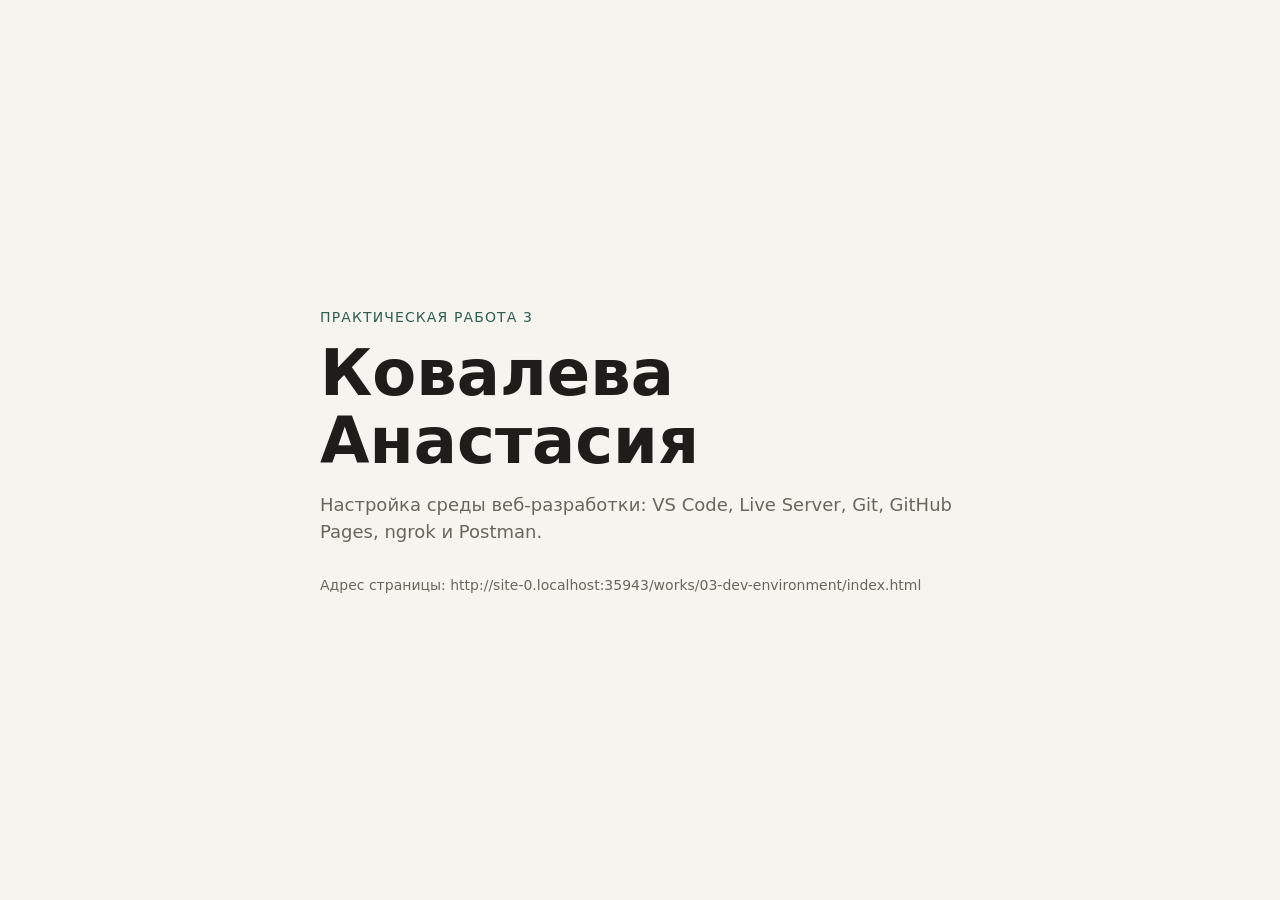
<file: works/03-dev-environment/index.html>
<!DOCTYPE html>
<html lang="ru">
<head>
  <meta charset="UTF-8">
  <meta name="viewport" content="width=device-width, initial-scale=1.0">
  <title>Ковалева Анастасия — практическая работа 3</title>
  <style>
    :root {
      --bg: #f6f4ef;
      --text: #1f1d1a;
      --muted: #6b665d;
      --accent: #2f5d50;
    }
    * { box-sizing: border-box; }
    body {
      margin: 0;
      min-height: 100vh;
      display: grid;
      place-items: center;
      padding: 24px 16px;
      background: var(--bg);
      color: var(--text);
      font-family: "Segoe UI", system-ui, -apple-system, sans-serif;
    }
    main { max-width: 640px; width: 100%; }
    .label {
      margin: 0 0 12px;
      color: var(--accent);
      font-size: 14px;
      letter-spacing: .08em;
      text-transform: uppercase;
    }
    h1 {
      margin: 0 0 16px;
      font-size: clamp(36px, 8vw, 64px);
      line-height: 1.05;
    }
    p { margin: 0 0 8px; color: var(--muted); font-size: 18px; line-height: 1.5; }
    footer { margin-top: 32px; font-size: 14px; color: var(--muted); }
  </style>
</head>
<body>
  <main>
    <p class="label">Практическая работа 3</p>
    <h1>Ковалева Анастасия</h1>
    <p>Настройка среды веб-разработки: VS Code, Live Server, Git, GitHub Pages, ngrok и Postman.</p>
    <footer id="info"></footer>
  </main>
  <script>
    // Show where the page is served from: Live Server, ngrok or GitHub Pages
    document.getElementById('info').textContent =
      'Адрес страницы: ' + location.href;
  </script>
</body>
</html>
</file>
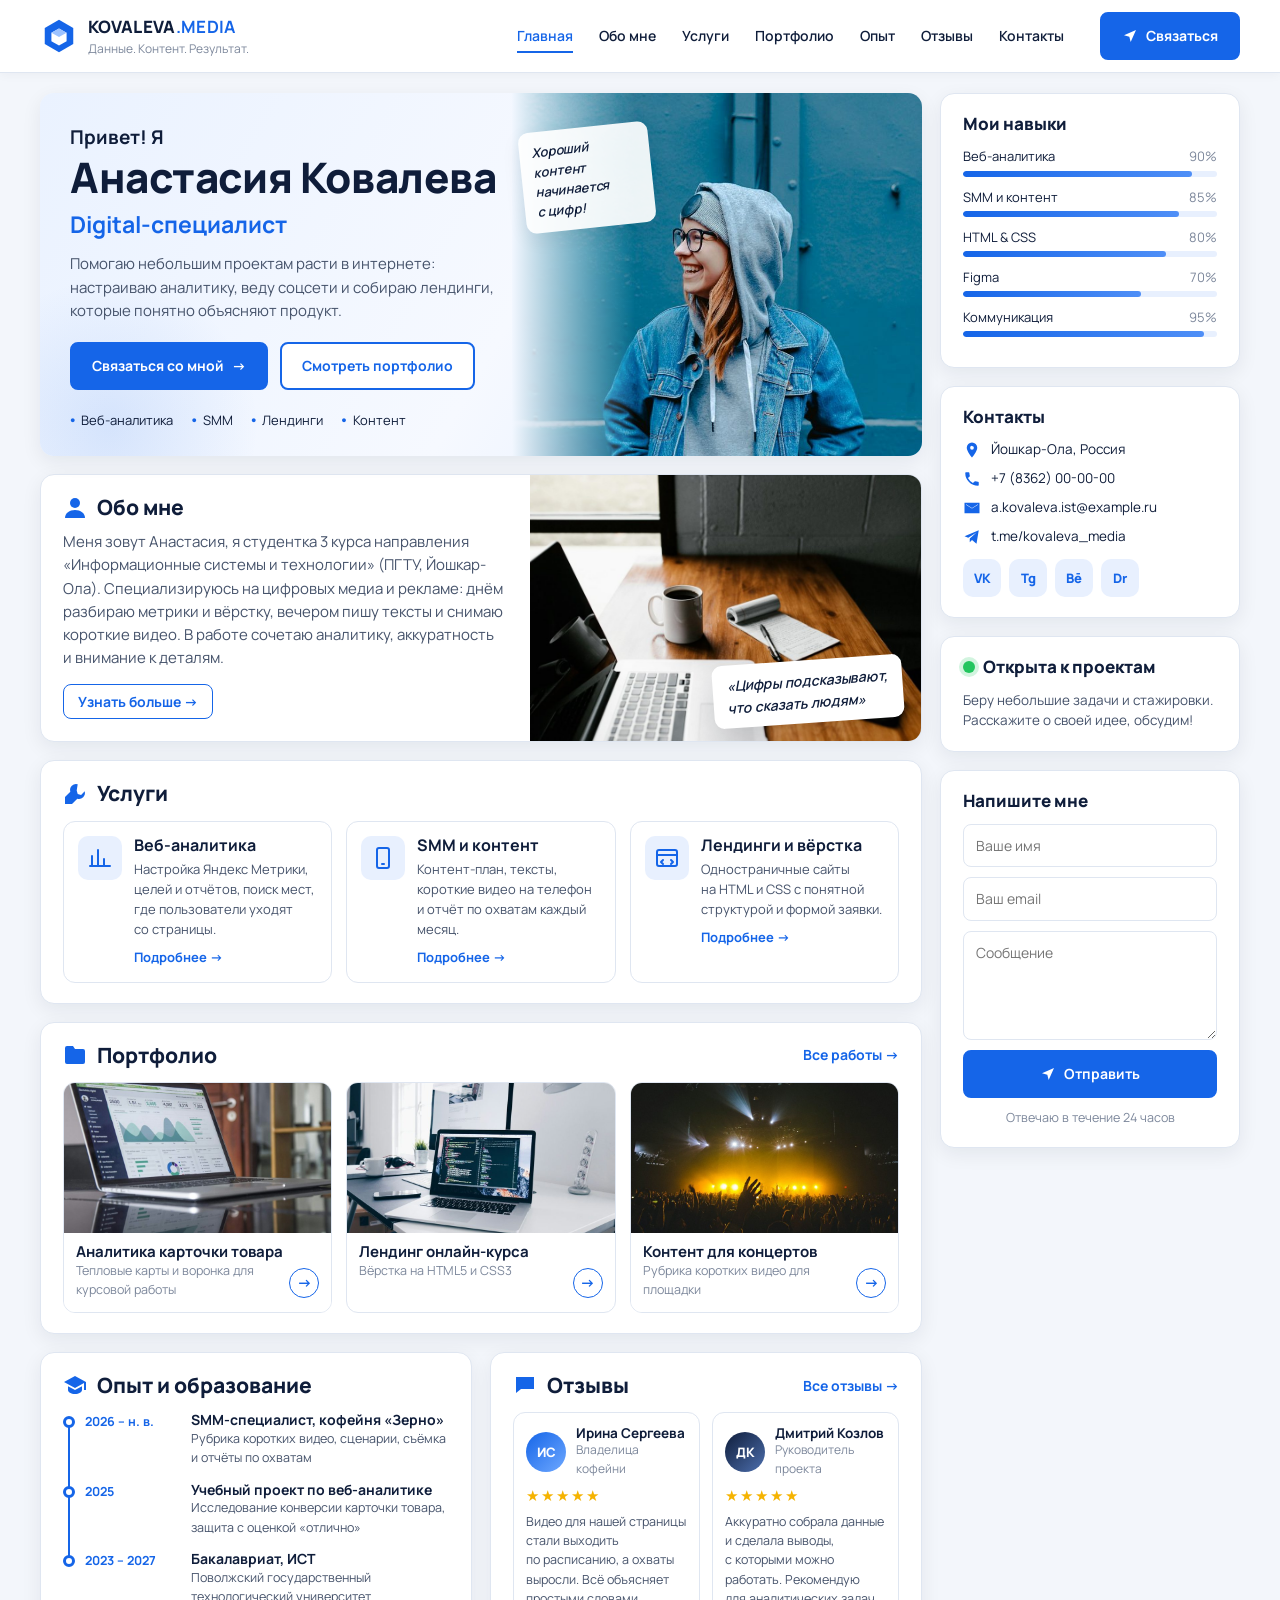
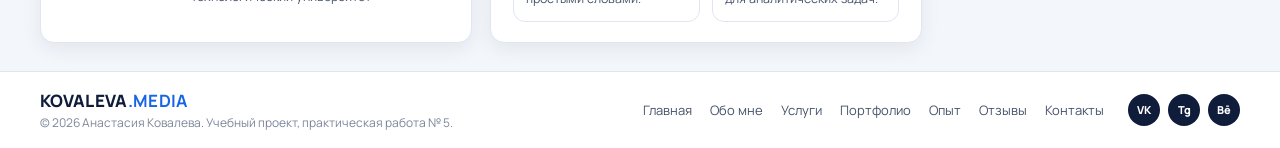
<file: works/05-html5-structure/index.html>
<!DOCTYPE html>
<html lang="ru">
<head>
  <meta charset="UTF-8">
  <meta name="viewport" content="width=device-width, initial-scale=1">
  <title>Анастасия Ковалева — digital-специалист | Портфолио</title>
  <meta name="description" content="Персональная страница специалиста: услуги, портфолио, опыт и форма обратной связи.">
  <link rel="preconnect" href="https://fonts.googleapis.com">
  <link rel="preconnect" href="https://fonts.gstatic.com" crossorigin>
  <link href="https://fonts.googleapis.com/css2?family=Manrope:wght@400;500;600;700;800&display=swap" rel="stylesheet">
  <link rel="stylesheet" href="css/style.css">
</head>
<body>

  <!-- Page header: logo, main navigation, call to action -->
  <header class="site-header">
    <div class="container site-header__inner">
      <a class="logo" href="#top" aria-label="На главную">
        <svg class="logo__mark" viewBox="0 0 40 40" aria-hidden="true">
          <path d="M20 3 35 11.5v17L20 37 5 28.5v-17Z" fill="#1565e8"/>
          <path d="M20 12 28 16.5v9L20 30l-8-4.5v-9Z" fill="#fff"/>
          <path d="M20 12 28 16.5 20 21l-8-4.5Z" fill="#9cc2ff"/>
        </svg>
        <span class="logo__text">
          <span class="logo__name">KOVALEVA<b>.MEDIA</b></span>
          <span class="logo__slogan">Данные. Контент. Результат.</span>
        </span>
      </a>

      <nav class="main-nav" aria-label="Основное меню">
        <ul>
          <li><a href="#top" aria-current="page">Главная</a></li>
          <li><a href="#about">Обо мне</a></li>
          <li><a href="#services">Услуги</a></li>
          <li><a href="#portfolio">Портфолио</a></li>
          <li><a href="#experience">Опыт</a></li>
          <li><a href="#reviews">Отзывы</a></li>
          <li><a href="#contacts">Контакты</a></li>
        </ul>
      </nav>

      <a class="btn btn--primary" href="#feedback">
        <svg class="icon" viewBox="0 0 24 24" aria-hidden="true"><path d="m3 11 18-8-8 18-2-8z"/></svg>
        Связаться
      </a>
    </div>
  </header>

  <div class="container layout" id="top">

    <main class="content">

      <!-- Hero: short profile of the specialist -->
      <section class="hero" aria-labelledby="hero-title">
        <div class="hero__text">
          <p class="hero__hello">Привет! Я</p>
          <h1 id="hero-title">Анастасия Ковалева</h1>
          <p class="hero__role">Digital-специалист</p>
          <p class="hero__lead">Помогаю небольшим проектам расти в&nbsp;интернете: настраиваю аналитику, веду соцсети и&nbsp;собираю лендинги, которые понятно объясняют продукт.</p>
          <p class="hero__actions">
            <a class="btn btn--primary" href="#feedback">Связаться со мной <span aria-hidden="true">→</span></a>
            <a class="btn btn--outline" href="#portfolio">Смотреть портфолио</a>
          </p>
          <ul class="tags" aria-label="Направления работы">
            <li>Веб-аналитика</li>
            <li>SMM</li>
            <li>Лендинги</li>
            <li>Контент</li>
          </ul>
        </div>
        <figure class="hero__photo">
          <img src="images/portrait.jpg" alt="Анастасия Ковалева, портрет на фоне синей стены" width="700" height="1050">
          <figcaption class="hero__note">Хороший контент начинается с&nbsp;цифр!</figcaption>
        </figure>
      </section>

      <!-- About -->
      <section class="card about" id="about" aria-labelledby="about-title">
        <div class="about__text">
          <h2 class="section-title section-title--user" id="about-title">Обо мне</h2>
          <p>Меня зовут Анастасия, я студентка 3&nbsp;курса направления «Информационные системы и&nbsp;технологии» (ПГТУ, Йошкар-Ола). Специализируюсь на&nbsp;цифровых медиа и&nbsp;рекламе: днём разбираю метрики и&nbsp;вёрстку, вечером пишу тексты и&nbsp;снимаю короткие видео. В&nbsp;работе сочетаю аналитику, аккуратность и&nbsp;внимание к&nbsp;деталям.</p>
          <a class="link-btn" href="#experience">Узнать больше <span aria-hidden="true">→</span></a>
        </div>
        <figure class="about__photo">
          <img src="images/workplace.jpg" alt="Рабочее место: ноутбук, чашка кофе и блокнот" width="900" height="600">
          <figcaption>«Цифры подсказывают, что&nbsp;сказать людям»</figcaption>
        </figure>
      </section>

      <!-- Services -->
      <section class="card services" id="services" aria-labelledby="services-title">
        <h2 class="section-title section-title--tools" id="services-title">Услуги</h2>
        <div class="services__grid">
          <article class="service">
            <span class="service__icon" aria-hidden="true">
              <svg viewBox="0 0 24 24"><path d="M4 20V10M10 20V4M16 20v-7M22 20H2"/></svg>
            </span>
            <h3>Веб-аналитика</h3>
            <p>Настройка Яндекс Метрики, целей и&nbsp;отчётов, поиск мест, где пользователи уходят со&nbsp;страницы.</p>
            <a href="#portfolio">Подробнее <span aria-hidden="true">→</span></a>
          </article>
          <article class="service">
            <span class="service__icon" aria-hidden="true">
              <svg viewBox="0 0 24 24"><rect x="6" y="2" width="12" height="20" rx="2"/><path d="M11 18h2"/></svg>
            </span>
            <h3>SMM и&nbsp;контент</h3>
            <p>Контент-план, тексты, короткие видео на&nbsp;телефон и&nbsp;отчёт по&nbsp;охватам каждый месяц.</p>
            <a href="#portfolio">Подробнее <span aria-hidden="true">→</span></a>
          </article>
          <article class="service">
            <span class="service__icon" aria-hidden="true">
              <svg viewBox="0 0 24 24"><rect x="2" y="4" width="20" height="16" rx="2"/><path d="M2 9h20M8 14l-2 2 2 2M16 14l2 2-2 2"/></svg>
            </span>
            <h3>Лендинги и&nbsp;вёрстка</h3>
            <p>Одностраничные сайты на&nbsp;HTML и&nbsp;CSS с&nbsp;понятной структурой и&nbsp;формой заявки.</p>
            <a href="#portfolio">Подробнее <span aria-hidden="true">→</span></a>
          </article>
        </div>
      </section>

      <!-- Portfolio -->
      <section class="card portfolio" id="portfolio" aria-labelledby="portfolio-title">
        <div class="section-head">
          <h2 class="section-title section-title--folder" id="portfolio-title">Портфолио</h2>
          <a class="more-link" href="#portfolio">Все работы <span aria-hidden="true">→</span></a>
        </div>
        <div class="portfolio__grid">
          <article class="project">
            <figure>
              <img src="images/project-analytics.jpg" alt="Ноутбук с дашбордом веб-аналитики" width="800" height="570">
              <figcaption>
                <h3>Аналитика карточки товара</h3>
                <p>Тепловые карты и воронка для курсовой работы</p>
              </figcaption>
            </figure>
            <a class="project__go" href="#portfolio" aria-label="Открыть проект «Аналитика карточки товара»">→</a>
          </article>
          <article class="project">
            <figure>
              <img src="images/project-landing.jpg" alt="Ноутбук с открытым кодом лендинга" width="800" height="533">
              <figcaption>
                <h3>Лендинг онлайн-курса</h3>
                <p>Вёрстка на HTML5 и CSS3</p>
              </figcaption>
            </figure>
            <a class="project__go" href="#portfolio" aria-label="Открыть проект «Лендинг онлайн-курса»">→</a>
          </article>
          <article class="project">
            <figure>
              <img src="images/project-smm.jpg" alt="Зал на концерте в жёлтом свете прожекторов" width="800" height="533">
              <figcaption>
                <h3>Контент для концертов</h3>
                <p>Рубрика коротких видео для площадки</p>
              </figcaption>
            </figure>
            <a class="project__go" href="#portfolio" aria-label="Открыть проект «Контент для концертов»">→</a>
          </article>
        </div>
      </section>

      <div class="duo">
        <!-- Experience and education -->
        <section class="card experience" id="experience" aria-labelledby="experience-title">
          <h2 class="section-title section-title--cap" id="experience-title">Опыт и образование</h2>
          <ol class="timeline">
            <li>
              <p class="timeline__date"><time datetime="2026-02">2026</time> – н.&nbsp;в.</p>
              <div>
                <h3>SMM-специалист, кофейня «Зерно»</h3>
                <p>Рубрика коротких видео, сценарии, съёмка и&nbsp;отчёты по&nbsp;охватам</p>
              </div>
            </li>
            <li>
              <p class="timeline__date"><time datetime="2025">2025</time></p>
              <div>
                <h3>Учебный проект по веб-аналитике</h3>
                <p>Исследование конверсии карточки товара, защита с&nbsp;оценкой «отлично»</p>
              </div>
            </li>
            <li>
              <p class="timeline__date"><time datetime="2023">2023</time> – <time datetime="2027">2027</time></p>
              <div>
                <h3>Бакалавриат, ИСТ</h3>
                <p>Поволжский государственный технологический университет</p>
              </div>
            </li>
          </ol>
        </section>

        <!-- Reviews -->
        <section class="card reviews" id="reviews" aria-labelledby="reviews-title">
          <div class="section-head">
            <h2 class="section-title section-title--chat" id="reviews-title">Отзывы</h2>
            <a class="more-link" href="#reviews">Все отзывы <span aria-hidden="true">→</span></a>
          </div>
          <div class="reviews__grid">
            <article class="review">
              <header class="review__head">
                <span class="avatar" aria-hidden="true">ИС</span>
                <div>
                  <h3>Ирина Сергеева</h3>
                  <p>Владелица кофейни</p>
                </div>
              </header>
              <p class="stars"><span aria-hidden="true">★★★★★</span><span class="visually-hidden">Оценка 5 из 5</span></p>
              <blockquote>
                <p>Видео для нашей страницы стали выходить по&nbsp;расписанию, а&nbsp;охваты выросли. Всё объясняет простыми словами.</p>
              </blockquote>
            </article>
            <article class="review">
              <header class="review__head">
                <span class="avatar avatar--alt" aria-hidden="true">ДК</span>
                <div>
                  <h3>Дмитрий Козлов</h3>
                  <p>Руководитель проекта</p>
                </div>
              </header>
              <p class="stars"><span aria-hidden="true">★★★★★</span><span class="visually-hidden">Оценка 5 из 5</span></p>
              <blockquote>
                <p>Аккуратно собрала данные и&nbsp;сделала выводы, с&nbsp;которыми можно работать. Рекомендую для&nbsp;аналитических задач.</p>
              </blockquote>
            </article>
          </div>
        </section>
      </div>
    </main>

    <!-- Sidebar: skills, contacts, availability, feedback form -->
    <aside class="sidebar" aria-label="Дополнительная информация">

      <section class="card skills" aria-labelledby="skills-title">
        <h2 class="side-title" id="skills-title">Мои навыки</h2>
        <ul class="skills__list">
          <li><span class="skills__name">Веб-аналитика</span><span class="skills__value">90%</span><span class="bar"><span style="width: 90%"></span></span></li>
          <li><span class="skills__name">SMM и контент</span><span class="skills__value">85%</span><span class="bar"><span style="width: 85%"></span></span></li>
          <li><span class="skills__name">HTML &amp; CSS</span><span class="skills__value">80%</span><span class="bar"><span style="width: 80%"></span></span></li>
          <li><span class="skills__name">Figma</span><span class="skills__value">70%</span><span class="bar"><span style="width: 70%"></span></span></li>
          <li><span class="skills__name">Коммуникация</span><span class="skills__value">95%</span><span class="bar"><span style="width: 95%"></span></span></li>
        </ul>
      </section>

      <section class="card contacts" id="contacts" aria-labelledby="contacts-title">
        <h2 class="side-title side-title--phone" id="contacts-title">Контакты</h2>
        <address>
          <ul class="contacts__list">
            <li class="contacts__item contacts__item--geo">Йошкар-Ола, Россия</li>
            <li class="contacts__item contacts__item--phone"><a href="tel:+78362000000">+7 (8362) 00-00-00</a></li>
            <li class="contacts__item contacts__item--mail"><a href="mailto:a.kovaleva.ist@example.ru">a.kovaleva.ist@example.ru</a></li>
            <li class="contacts__item contacts__item--tg"><a href="https://t.me/" target="_blank" rel="noopener">t.me/kovaleva_media</a></li>
          </ul>
        </address>
        <ul class="socials" aria-label="Социальные сети">
          <li><a href="https://vk.com/" target="_blank" rel="noopener" aria-label="ВКонтакте">VK</a></li>
          <li><a href="https://t.me/" target="_blank" rel="noopener" aria-label="Telegram">Tg</a></li>
          <li><a href="https://www.behance.net/" target="_blank" rel="noopener" aria-label="Behance">Bē</a></li>
          <li><a href="https://dribbble.com/" target="_blank" rel="noopener" aria-label="Dribbble">Dr</a></li>
        </ul>
      </section>

      <section class="card status" aria-labelledby="status-title">
        <h2 class="side-title side-title--status" id="status-title">Открыта к проектам</h2>
        <p>Беру небольшие задачи и&nbsp;стажировки. Расскажите о&nbsp;своей идее, обсудим!</p>
      </section>

      <section class="card feedback" id="feedback" aria-labelledby="feedback-title">
        <h2 class="side-title" id="feedback-title">Напишите мне</h2>
        <form class="form" action="mailto:a.kovaleva.ist@example.ru" method="post" enctype="text/plain">
          <label class="visually-hidden" for="f-name">Ваше имя</label>
          <input id="f-name" name="name" type="text" placeholder="Ваше имя" required>
          <label class="visually-hidden" for="f-email">Ваш email</label>
          <input id="f-email" name="email" type="email" placeholder="Ваш email" required>
          <label class="visually-hidden" for="f-message">Сообщение</label>
          <textarea id="f-message" name="message" rows="4" placeholder="Сообщение" required></textarea>
          <button class="btn btn--primary btn--wide" type="submit">
            <svg class="icon" viewBox="0 0 24 24" aria-hidden="true"><path d="m3 11 18-8-8 18-2-8z"/></svg>
            Отправить
          </button>
        </form>
        <p class="form__note">Отвечаю в течение 24 часов</p>
      </section>
    </aside>
  </div>

  <footer class="site-footer">
    <div class="container site-footer__inner">
      <div class="site-footer__brand">
        <span class="logo__name">KOVALEVA<b>.MEDIA</b></span>
        <small>© <time datetime="2026">2026</time> Анастасия Ковалева. Учебный проект, практическая работа № 5.</small>
      </div>
      <nav class="footer-nav" aria-label="Меню в подвале">
        <ul>
          <li><a href="#top">Главная</a></li>
          <li><a href="#about">Обо мне</a></li>
          <li><a href="#services">Услуги</a></li>
          <li><a href="#portfolio">Портфолио</a></li>
          <li><a href="#experience">Опыт</a></li>
          <li><a href="#reviews">Отзывы</a></li>
          <li><a href="#contacts">Контакты</a></li>
        </ul>
      </nav>
      <ul class="socials socials--small" aria-label="Социальные сети">
        <li><a href="https://vk.com/" target="_blank" rel="noopener" aria-label="ВКонтакте">VK</a></li>
        <li><a href="https://t.me/" target="_blank" rel="noopener" aria-label="Telegram">Tg</a></li>
        <li><a href="https://www.behance.net/" target="_blank" rel="noopener" aria-label="Behance">Bē</a></li>
      </ul>
    </div>
  </footer>

</body>
</html>
</file>
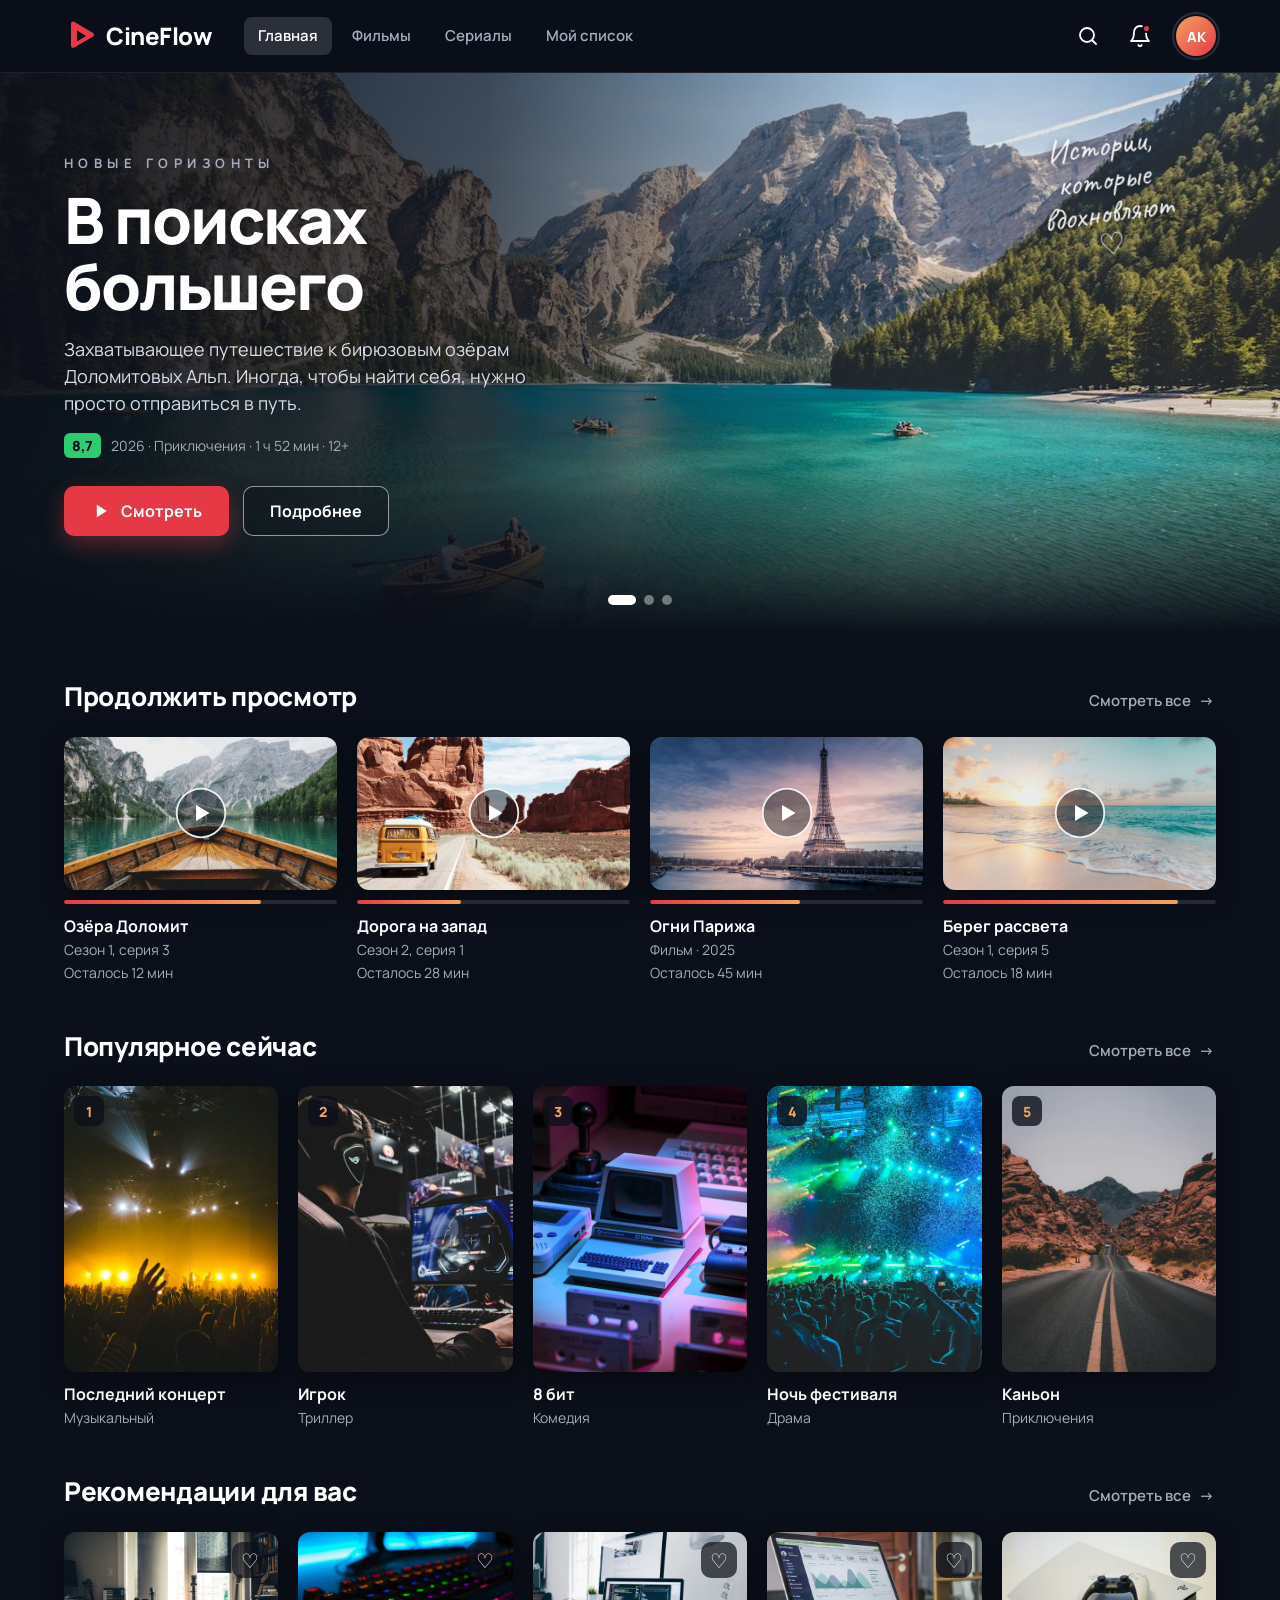
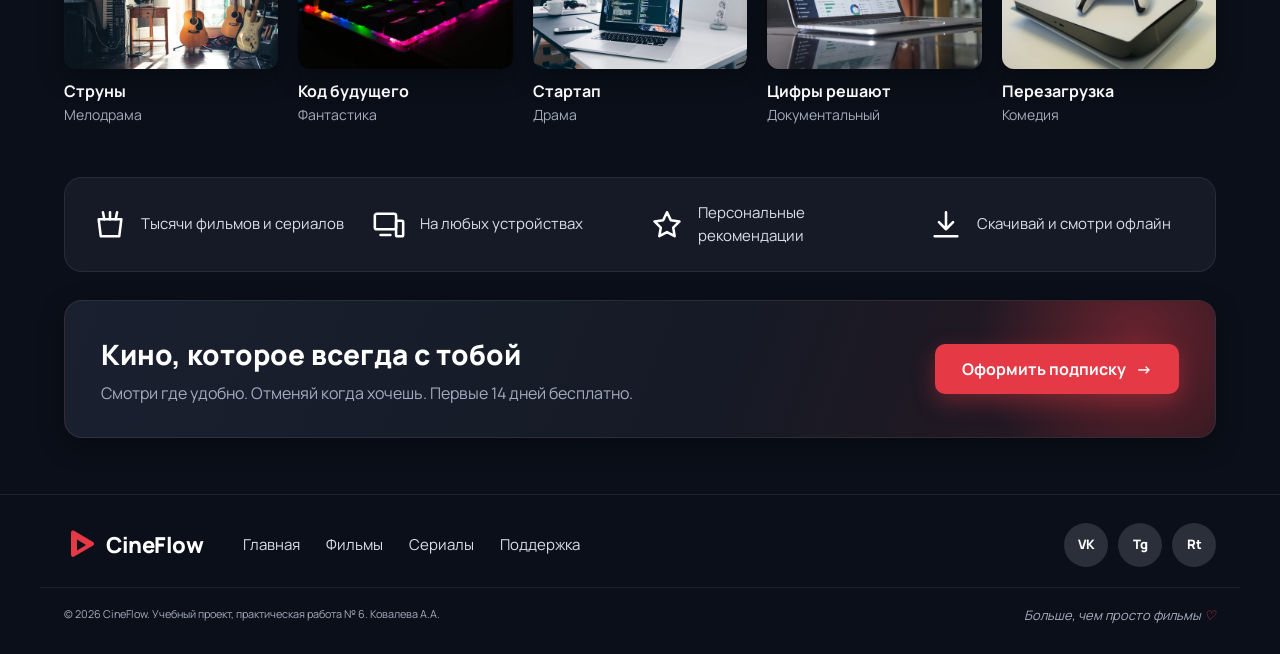
<file: works/06-css3/index.html>
<!DOCTYPE html>
<html lang="ru">
<head>
  <meta charset="UTF-8">
  <meta name="viewport" content="width=device-width, initial-scale=1">
  <title>CineFlow — фильмы и сериалы онлайн</title>
  <meta name="description" content="Учебная страница стримингового сервиса: главный баннер, продолжение просмотра, популярное и рекомендации.">
  <link rel="preconnect" href="https://fonts.googleapis.com">
  <link rel="preconnect" href="https://fonts.gstatic.com" crossorigin>
  <link href="https://fonts.googleapis.com/css2?family=Caveat:wght@500;700&family=Manrope:wght@400;500;600;700;800&display=swap" rel="stylesheet">
  <link rel="stylesheet" href="css/style.css">
</head>
<body>

  <!-- Header: logo, main menu, search, notifications, profile -->
  <header class="site-header">
    <div class="container site-header__inner">
      <a class="logo" href="#top" aria-label="CineFlow, на главную">
        <svg class="logo__mark" viewBox="0 0 32 32" aria-hidden="true">
          <path d="M7 3.5c0-1.6 1.7-2.6 3.1-1.8l19 11.2c1.3.8 1.3 2.7 0 3.5l-19 11.2C8.7 28.4 7 27.4 7 25.8z"/>
          <path class="logo__cut" d="M13 10.5v11l9-5.5z"/>
        </svg>
        <span class="logo__text">CineFlow</span>
      </a>

      <nav class="main-nav" aria-label="Основное меню">
        <ul>
          <li><a href="#top" aria-current="page">Главная</a></li>
          <li><a href="#popular">Фильмы</a></li>
          <li><a href="#recommended">Сериалы</a></li>
          <li><a href="#continue">Мой список</a></li>
        </ul>
      </nav>

      <div class="header-actions">
        <button class="icon-btn" type="button" aria-label="Поиск">
          <svg viewBox="0 0 24 24" aria-hidden="true"><circle cx="11" cy="11" r="7"/><path d="m20 20-3.5-3.5"/></svg>
        </button>
        <button class="icon-btn icon-btn--notify" type="button" aria-label="Уведомления: есть новые">
          <svg viewBox="0 0 24 24" aria-hidden="true"><path d="M6 8a6 6 0 0 1 12 0c0 7 3 9 3 9H3s3-2 3-9"/><path d="M10.3 21a1.9 1.9 0 0 0 3.4 0"/></svg>
        </button>
        <a class="avatar" href="#top" aria-label="Профиль Анастасии">АК</a>
      </div>
    </div>
  </header>

  <main id="top">

    <!-- Hero banner -->
    <section class="hero" aria-labelledby="hero-title">
      <div class="container hero__inner">
        <div class="hero__content">
          <p class="hero__eyebrow">Новые горизонты</p>
          <h1 class="hero__title" id="hero-title">В поисках большего</h1>
          <p class="hero__text">Захватывающее путешествие к бирюзовым озёрам Доломитовых Альп. Иногда, чтобы найти себя, нужно просто отправиться в путь.</p>
          <p class="hero__meta"><span class="rating">8,7</span> 2026 · Приключения · 1 ч 52 мин · 12+</p>
          <div class="hero__actions">
            <a class="btn btn--primary" href="#continue">
              <svg viewBox="0 0 24 24" aria-hidden="true"><path d="M7 4.5v15l12-7.5z"/></svg>
              Смотреть
            </a>
            <a class="btn btn--ghost" href="#popular">Подробнее</a>
          </div>
        </div>
        <p class="hero__note">Истории, которые вдохновляют</p>
        <ol class="hero__dots" aria-label="Слайды баннера">
          <li class="is-active"><span class="visually-hidden">Слайд 1, текущий</span></li>
          <li><span class="visually-hidden">Слайд 2</span></li>
          <li><span class="visually-hidden">Слайд 3</span></li>
        </ol>
      </div>
    </section>

    <div class="container">

      <!-- Continue watching: progress of each title -->
      <section class="rail" id="continue" aria-labelledby="continue-title">
        <div class="rail__head">
          <h2 id="continue-title">Продолжить просмотр</h2>
          <a class="see-all" href="#continue">Смотреть все</a>
        </div>
        <ul class="rail__grid rail__grid--4">
          <li>
            <article class="card card--wide">
              <a class="card__link" href="#continue" aria-label="Продолжить «Озёра Доломит», осталось 12 минут">
                <figure class="card__image">
                  <img src="images/cw-dolomites.jpg" alt="Деревянная лодка на горном озере среди скал" width="640" height="360">
                  <span class="card__play" aria-hidden="true"></span>
                </figure>
                <div class="progress" style="--progress: 72%" role="img" aria-label="Просмотрено 72%"></div>
                <h3 class="card__title">Озёра Доломит</h3>
                <p class="card__meta">Сезон 1, серия 3</p>
                <p class="card__meta">Осталось 12 мин</p>
              </a>
            </article>
          </li>
          <li>
            <article class="card card--wide">
              <a class="card__link" href="#continue" aria-label="Продолжить «Дорога на запад», осталось 28 минут">
                <figure class="card__image">
                  <img src="images/cw-road.jpg" alt="Жёлтый фургон едет по дороге среди красных скал" width="640" height="360">
                  <span class="card__play" aria-hidden="true"></span>
                </figure>
                <div class="progress" style="--progress: 38%" role="img" aria-label="Просмотрено 38%"></div>
                <h3 class="card__title">Дорога на запад</h3>
                <p class="card__meta">Сезон 2, серия 1</p>
                <p class="card__meta">Осталось 28 мин</p>
              </a>
            </article>
          </li>
          <li>
            <article class="card card--wide">
              <a class="card__link" href="#continue" aria-label="Продолжить «Огни Парижа», осталось 45 минут">
                <figure class="card__image">
                  <img src="images/cw-paris.jpg" alt="Эйфелева башня на закате над Сеной" width="640" height="360">
                  <span class="card__play" aria-hidden="true"></span>
                </figure>
                <div class="progress" style="--progress: 55%" role="img" aria-label="Просмотрено 55%"></div>
                <h3 class="card__title">Огни Парижа</h3>
                <p class="card__meta">Фильм · 2025</p>
                <p class="card__meta">Осталось 45 мин</p>
              </a>
            </article>
          </li>
          <li>
            <article class="card card--wide">
              <a class="card__link" href="#continue" aria-label="Продолжить «Берег рассвета», осталось 18 минут">
                <figure class="card__image">
                  <img src="images/cw-shore.jpg" alt="Морской берег и волны на рассвете" width="640" height="360">
                  <span class="card__play" aria-hidden="true"></span>
                </figure>
                <div class="progress" style="--progress: 86%" role="img" aria-label="Просмотрено 86%"></div>
                <h3 class="card__title">Берег рассвета</h3>
                <p class="card__meta">Сезон 1, серия 5</p>
                <p class="card__meta">Осталось 18 мин</p>
              </a>
            </article>
          </li>
        </ul>
      </section>

      <!-- Popular now: posters -->
      <section class="rail" id="popular" aria-labelledby="popular-title">
        <div class="rail__head">
          <h2 id="popular-title">Популярное сейчас</h2>
          <a class="see-all" href="#popular">Смотреть все</a>
        </div>
        <ol class="rail__grid rail__grid--5">
          <li>
            <article class="card card--poster" data-rank="1">
              <a class="card__link" href="#popular">
                <figure class="card__image">
                  <img src="images/pop-concert.jpg" alt="Зрители у сцены в лучах прожекторов" width="480" height="640">
                </figure>
                <h3 class="card__title">Последний концерт</h3>
                <p class="card__meta">Музыкальный</p>
              </a>
            </article>
          </li>
          <li>
            <article class="card card--poster" data-rank="2">
              <a class="card__link" href="#popular">
                <figure class="card__image">
                  <img src="images/pop-player.jpg" alt="Игрок перед мониторами в тёмной комнате" width="480" height="640">
                </figure>
                <h3 class="card__title">Игрок</h3>
                <p class="card__meta">Триллер</p>
              </a>
            </article>
          </li>
          <li>
            <article class="card card--poster" data-rank="3">
              <a class="card__link" href="#popular">
                <figure class="card__image">
                  <img src="images/pop-8bit.jpg" alt="Ретро-компьютеры и игровые приставки в неоновом свете" width="480" height="640">
                </figure>
                <h3 class="card__title">8 бит</h3>
                <p class="card__meta">Комедия</p>
              </a>
            </article>
          </li>
          <li>
            <article class="card card--poster" data-rank="4">
              <a class="card__link" href="#popular">
                <figure class="card__image">
                  <img src="images/pop-festival.jpg" alt="Толпа на фестивале под разноцветными огнями" width="480" height="640">
                </figure>
                <h3 class="card__title">Ночь фестиваля</h3>
                <p class="card__meta">Драма</p>
              </a>
            </article>
          </li>
          <li>
            <article class="card card--poster" data-rank="5">
              <a class="card__link" href="#popular">
                <figure class="card__image">
                  <img src="images/pop-canyon.jpg" alt="Пустая дорога уходит в каньон между скал" width="480" height="640">
                </figure>
                <h3 class="card__title">Каньон</h3>
                <p class="card__meta">Приключения</p>
              </a>
            </article>
          </li>
        </ol>
      </section>

      <!-- Recommendations with "add to favourites" buttons -->
      <section class="rail" id="recommended" aria-labelledby="recommended-title">
        <div class="rail__head">
          <h2 id="recommended-title">Рекомендации для вас</h2>
          <a class="see-all" href="#recommended">Смотреть все</a>
        </div>
        <ul class="rail__grid rail__grid--5">
          <li>
            <article class="card card--rec">
              <figure class="card__image">
                <img src="images/rec-strings.jpg" alt="Гитары у окна в домашней студии" width="560" height="360">
              </figure>
              <button class="fav" type="button" aria-label="Добавить «Струны» в избранное"></button>
              <h3 class="card__title"><a href="#recommended">Струны</a></h3>
              <p class="card__meta">Мелодрама</p>
            </article>
          </li>
          <li>
            <article class="card card--rec">
              <figure class="card__image">
                <img src="images/rec-code.jpg" alt="Клавиатура с разноцветной подсветкой" width="560" height="360">
              </figure>
              <button class="fav" type="button" aria-label="Добавить «Код будущего» в избранное"></button>
              <h3 class="card__title"><a href="#recommended">Код будущего</a></h3>
              <p class="card__meta">Фантастика</p>
            </article>
          </li>
          <li>
            <article class="card card--rec">
              <figure class="card__image">
                <img src="images/rec-startup.jpg" alt="Ноутбук с кодом на рабочем столе" width="560" height="360">
              </figure>
              <button class="fav" type="button" aria-label="Добавить «Стартап» в избранное"></button>
              <h3 class="card__title"><a href="#recommended">Стартап</a></h3>
              <p class="card__meta">Драма</p>
            </article>
          </li>
          <li>
            <article class="card card--rec">
              <figure class="card__image">
                <img src="images/rec-numbers.jpg" alt="Ноутбук с графиками аналитики" width="560" height="360">
              </figure>
              <button class="fav" type="button" aria-label="Добавить «Цифры решают» в избранное"></button>
              <h3 class="card__title"><a href="#recommended">Цифры решают</a></h3>
              <p class="card__meta">Документальный</p>
            </article>
          </li>
          <li>
            <article class="card card--rec">
              <figure class="card__image">
                <img src="images/rec-reboot.jpg" alt="Белая игровая приставка с геймпадом" width="560" height="360">
              </figure>
              <button class="fav" type="button" aria-label="Добавить «Перезагрузка» в избранное"></button>
              <h3 class="card__title"><a href="#recommended">Перезагрузка</a></h3>
              <p class="card__meta">Комедия</p>
            </article>
          </li>
        </ul>
      </section>

      <!-- Service features -->
      <section class="features" aria-label="Преимущества сервиса">
        <ul>
          <li class="feature">
            <svg viewBox="0 0 24 24" aria-hidden="true"><path d="M4 8h16l-1.5 12h-13z"/><path d="M8 8 7 3M16 8l1-5M12 8V3"/></svg>
            <span>Тысячи фильмов и&nbsp;сериалов</span>
          </li>
          <li class="feature">
            <svg viewBox="0 0 24 24" aria-hidden="true"><rect x="2" y="4" width="15" height="11" rx="1.5"/><path d="M6 19h7"/><rect x="17" y="9" width="5" height="11" rx="1"/></svg>
            <span>На любых устройствах</span>
          </li>
          <li class="feature">
            <svg viewBox="0 0 24 24" aria-hidden="true"><path d="m12 3 2.7 5.6 6.1.9-4.4 4.3 1 6.1L12 17l-5.4 2.9 1-6.1L3.2 9.5l6.1-.9z"/></svg>
            <span>Персональные рекомендации</span>
          </li>
          <li class="feature">
            <svg viewBox="0 0 24 24" aria-hidden="true"><path d="M12 3v12M7 10l5 5 5-5M4 20h16"/></svg>
            <span>Скачивай и&nbsp;смотри офлайн</span>
          </li>
        </ul>
      </section>

      <!-- Subscription call to action -->
      <section class="cta" aria-labelledby="cta-title">
        <div>
          <h2 id="cta-title">Кино, которое всегда с тобой</h2>
          <p>Смотри где удобно. Отменяй когда хочешь. Первые 14 дней бесплатно.</p>
        </div>
        <a class="btn btn--primary btn--arrow" href="#top">Оформить подписку</a>
      </section>
    </div>
  </main>

  <footer class="site-footer">
    <div class="container site-footer__top">
      <a class="logo logo--small" href="#top" aria-label="CineFlow, наверх">
        <svg class="logo__mark" viewBox="0 0 32 32" aria-hidden="true">
          <path d="M7 3.5c0-1.6 1.7-2.6 3.1-1.8l19 11.2c1.3.8 1.3 2.7 0 3.5l-19 11.2C8.7 28.4 7 27.4 7 25.8z"/>
          <path class="logo__cut" d="M13 10.5v11l9-5.5z"/>
        </svg>
        <span class="logo__text">CineFlow</span>
      </a>
      <nav class="footer-nav" aria-label="Меню в подвале">
        <ul>
          <li><a href="#top">Главная</a></li>
          <li><a href="#popular">Фильмы</a></li>
          <li><a href="#recommended">Сериалы</a></li>
          <li><a href="#top">Поддержка</a></li>
        </ul>
      </nav>
      <ul class="socials" aria-label="CineFlow в соцсетях">
        <li><a href="https://vk.com/" target="_blank" rel="noopener" aria-label="ВКонтакте">VK</a></li>
        <li><a href="https://t.me/" target="_blank" rel="noopener" aria-label="Telegram">Tg</a></li>
        <li><a href="https://rutube.ru/" target="_blank" rel="noopener" aria-label="Rutube">Rt</a></li>
      </ul>
    </div>
    <div class="container site-footer__bottom">
      <small>© <time datetime="2026">2026</time> CineFlow. Учебный проект, практическая работа № 6. Ковалева А.А.</small>
      <p class="site-footer__motto">Больше, чем просто фильмы</p>
    </div>
  </footer>

</body>
</html>
</file>
<file: works/05-html5-structure/css/style.css>
/* Practical work 5, variant 10: personal page of a specialist */

/* ---------- variables and base ---------- */
:root {
  --blue: #1565e8;
  --blue-dark: #0d47b8;
  --blue-soft: #e8f0fe;
  --ink: #0f1d3a;
  --text: #46536b;
  --muted: #7c879b;
  --line: #dfe6f1;
  --bg: #f3f6fb;
  --card: #ffffff;
  --radius: 14px;
  --shadow: 0 6px 20px rgba(15, 23, 42, .07);
  --shadow-hover: 0 14px 32px rgba(15, 23, 42, .14);
}

*,
*::before,
*::after {
  box-sizing: border-box;
}

html {
  scroll-behavior: smooth;
}

body {
  margin: 0;
  font-family: "Manrope", "Segoe UI", Arial, sans-serif;
  font-size: 15px;
  line-height: 1.55;
  color: var(--text);
  background: var(--bg);
}

h1, h2, h3 {
  margin: 0;
  color: var(--ink);
  line-height: 1.2;
}

p {
  margin: 0;
}

img {
  display: block;
  max-width: 100%;
  height: auto;
}

ul, ol {
  margin: 0;
  padding: 0;
  list-style: none;
}

a {
  color: var(--blue);
  text-decoration: none;
}

a:focus-visible,
button:focus-visible {
  outline: 3px solid #9cc2ff;
  outline-offset: 2px;
  border-radius: 6px;
}

figure {
  margin: 0;
}

.container {
  width: 100%;
  max-width: 1240px;
  margin: 0 auto;
  padding: 0 20px;
}

.visually-hidden {
  position: absolute;
  width: 1px;
  height: 1px;
  overflow: hidden;
  clip: rect(0 0 0 0);
  white-space: nowrap;
}

.icon {
  width: 16px;
  height: 16px;
  fill: currentColor;
}

/* ---------- buttons ---------- */
.btn {
  display: inline-flex;
  align-items: center;
  justify-content: center;
  gap: 8px;
  padding: 11px 20px;
  border: 2px solid var(--blue);
  border-radius: 8px;
  font: inherit;
  font-weight: 700;
  font-size: 14px;
  cursor: pointer;
  transition: background-color .25s ease, color .25s ease, transform .25s ease, box-shadow .25s ease;
}

.btn--primary {
  background: var(--blue);
  color: #fff;
}

.btn--primary:hover,
.btn--primary:focus-visible {
  background: var(--blue-dark);
  border-color: var(--blue-dark);
  transform: translateY(-2px);
  box-shadow: 0 8px 18px rgba(21, 101, 232, .35);
}

.btn--outline {
  background: #fff;
  color: var(--blue);
}

.btn--outline:hover,
.btn--outline:focus-visible {
  background: var(--blue-soft);
  transform: translateY(-2px);
}

.btn--wide {
  width: 100%;
}

/* ---------- header ---------- */
.site-header {
  position: sticky;
  top: 0;
  z-index: 10;
  background: rgba(255, 255, 255, .96);
  border-bottom: 1px solid var(--line);
  box-shadow: 0 2px 10px rgba(15, 23, 42, .04);
}

.site-header__inner {
  display: flex;
  align-items: center;
  gap: 24px;
  height: 72px;
}

.logo {
  display: flex;
  align-items: center;
  gap: 10px;
}

.logo__mark {
  width: 38px;
  height: 38px;
  transition: transform .4s ease;
}

.logo:hover .logo__mark {
  transform: rotate(60deg);
}

.logo__text {
  display: flex;
  flex-direction: column;
}

.logo__name {
  font-weight: 800;
  font-size: 17px;
  letter-spacing: .02em;
  color: var(--ink);
}

.logo__name b {
  color: var(--blue);
}

.logo__slogan {
  font-size: 12px;
  color: var(--muted);
}

.main-nav {
  margin-left: auto;
}

.main-nav ul {
  display: flex;
  gap: 26px;
}

.main-nav a {
  position: relative;
  padding: 6px 0;
  font-size: 14px;
  font-weight: 600;
  color: var(--ink);
  white-space: nowrap;
  transition: color .2s ease;
}

/* underline that grows on hover and stays under the current item */
.main-nav a::after {
  content: "";
  position: absolute;
  left: 0;
  bottom: -2px;
  width: 100%;
  height: 2px;
  background: var(--blue);
  transform: scaleX(0);
  transform-origin: left;
  transition: transform .25s ease;
}

.main-nav a:hover,
.main-nav a[aria-current="page"] {
  color: var(--blue);
}

.main-nav a:hover::after,
.main-nav a[aria-current="page"]::after {
  transform: scaleX(1);
}

.site-header .btn {
  margin-left: 12px;
}

/* ---------- layout ---------- */
.layout {
  display: grid;
  grid-template-columns: minmax(0, 1fr) 300px;
  gap: 18px;
  padding-top: 20px;
  padding-bottom: 28px;
}

.content,
.sidebar {
  display: flex;
  flex-direction: column;
  gap: 18px;
  min-width: 0;
}

.card {
  background: var(--card);
  border: 1px solid var(--line);
  border-radius: var(--radius);
  box-shadow: var(--shadow);
  padding: 20px 22px;
}

.section-head {
  display: flex;
  align-items: center;
  justify-content: space-between;
  margin-bottom: 14px;
}

.section-title {
  display: flex;
  align-items: center;
  gap: 10px;
  font-size: 21px;
  font-weight: 800;
}

.services .section-title,
.experience .section-title {
  margin-bottom: 14px;
}

/* icon in front of each section title, drawn with a CSS mask */
.section-title::before {
  content: "";
  width: 24px;
  height: 24px;
  flex: none;
  background: var(--blue);
  -webkit-mask: var(--ico) center / contain no-repeat;
  mask: var(--ico) center / contain no-repeat;
}

.section-title--user   { --ico: url("data:image/svg+xml,%3Csvg xmlns='http://www.w3.org/2000/svg' viewBox='0 0 24 24'%3E%3Ccircle cx='12' cy='7' r='5'/%3E%3Cpath d='M2 22c0-5 4.5-8 10-8s10 3 10 8z'/%3E%3C/svg%3E"); }
.section-title--tools  { --ico: url("data:image/svg+xml,%3Csvg xmlns='http://www.w3.org/2000/svg' viewBox='0 0 24 24'%3E%3Cpath d='M14.7 2.3a6 6 0 0 0-7.4 7.4L2 15v7h7l5.3-5.3a6 6 0 0 0 7.4-7.4l-3.6 3.6-3.4-1-1-3.4z'/%3E%3C/svg%3E"); }
.section-title--folder { --ico: url("data:image/svg+xml,%3Csvg xmlns='http://www.w3.org/2000/svg' viewBox='0 0 24 24'%3E%3Cpath d='M2 5a2 2 0 0 1 2-2h6l2 3h8a2 2 0 0 1 2 2v11a2 2 0 0 1-2 2H4a2 2 0 0 1-2-2z'/%3E%3C/svg%3E"); }
.section-title--cap    { --ico: url("data:image/svg+xml,%3Csvg xmlns='http://www.w3.org/2000/svg' viewBox='0 0 24 24'%3E%3Cpath d='M12 3 1 9l11 6 9-4.9V17h2V9zM5 13.2V17c0 2 3 4 7 4s7-2 7-4v-3.8L12 17z'/%3E%3C/svg%3E"); }
.section-title--chat   { --ico: url("data:image/svg+xml,%3Csvg xmlns='http://www.w3.org/2000/svg' viewBox='0 0 24 24'%3E%3Cpath d='M3 4h18v12H8l-5 4z'/%3E%3C/svg%3E"); }

.more-link,
.link-btn {
  font-size: 14px;
  font-weight: 700;
  transition: color .2s ease;
}

.more-link:hover {
  color: var(--blue-dark);
  text-decoration: underline;
}

.link-btn {
  display: inline-block;
  margin-top: 14px;
  padding: 6px 14px;
  border: 1.5px solid var(--blue);
  border-radius: 8px;
}

.link-btn:hover,
.link-btn:focus-visible {
  background: var(--blue);
  color: #fff;
}

/* ---------- hero ---------- */
.hero {
  position: relative;
  display: grid;
  grid-template-columns: 1.15fr 1fr;
  min-height: 340px;
  border-radius: var(--radius);
  overflow: hidden;
  background: linear-gradient(120deg, #eaf2ff 0%, #f6f9ff 55%, #dce9ff 100%);
  box-shadow: var(--shadow);
}

/* soft decorative circle behind the text */
.hero::before {
  content: "";
  position: absolute;
  left: -80px;
  bottom: -120px;
  width: 300px;
  height: 300px;
  border-radius: 50%;
  background: radial-gradient(circle, rgba(21, 101, 232, .12), transparent 70%);
}

.hero__text {
  position: relative;
  padding: 30px 10px 26px 30px;
}

.hero__hello {
  font-size: 19px;
  font-weight: 700;
  color: var(--ink);
}

.hero h1 {
  font-size: 42px;
  font-weight: 800;
  letter-spacing: -.01em;
}

.hero__role {
  margin-top: 4px;
  font-size: 23px;
  font-weight: 700;
  color: var(--blue);
}

.hero__lead {
  max-width: 440px;
  margin-top: 10px;
}

.hero__actions {
  display: flex;
  flex-wrap: wrap;
  gap: 12px;
  margin-top: 20px;
}

.tags {
  display: flex;
  flex-wrap: wrap;
  gap: 8px 18px;
  margin-top: 20px;
  font-size: 13px;
  color: var(--ink);
}

.tags li::before {
  content: "●";
  margin-right: 6px;
  font-size: 9px;
  vertical-align: 2px;
  color: var(--blue);
}

.hero__photo {
  position: relative;
}

/* the photo fills the column but does not stretch the hero height */
.hero__photo img {
  position: absolute;
  inset: 0;
  width: 100%;
  height: 100%;
  object-fit: cover;
  object-position: 50% 30%;
}

/* gradient overlay that blends the photo into the background */
.hero__photo::after {
  content: "";
  position: absolute;
  inset: 0;
  background: linear-gradient(to right, #f2f7ff 0%, rgba(242, 247, 255, 0) 30%);
}

.hero__note {
  position: absolute;
  z-index: 1;
  left: 10px;
  top: 34px;
  max-width: 130px;
  padding: 10px 12px;
  border-radius: 10px;
  background: rgba(255, 255, 255, .92);
  box-shadow: var(--shadow);
  font-size: 13px;
  font-style: italic;
  font-weight: 600;
  color: var(--ink);
  transform: rotate(-6deg);
}

/* ---------- about ---------- */
.about {
  display: grid;
  grid-template-columns: 1.2fr 1fr;
  gap: 20px;
  padding: 0;
  overflow: hidden;
}

.about__text {
  padding: 20px 0 22px 22px;
}

.about__text .section-title {
  margin-bottom: 10px;
}

.about__photo {
  position: relative;
}

.about__photo img {
  width: 100%;
  height: 100%;
  object-fit: cover;
}

.about__photo figcaption {
  position: absolute;
  right: 18px;
  bottom: 18px;
  max-width: 190px;
  padding: 10px 14px;
  border-radius: 10px;
  background: #fff;
  box-shadow: var(--shadow-hover);
  font-style: italic;
  font-weight: 600;
  font-size: 14px;
  color: var(--ink);
  transform: rotate(-4deg);
}

/* ---------- services ---------- */
.services__grid {
  display: grid;
  grid-template-columns: repeat(3, 1fr);
  gap: 14px;
}

.service {
  display: grid;
  grid-template-columns: 44px 1fr;
  column-gap: 12px;
  align-content: start;
  padding: 14px;
  border: 1px solid var(--line);
  border-radius: 12px;
  transition: transform .3s ease, box-shadow .3s ease, border-color .3s ease;
}

.service:hover {
  transform: translateY(-3px);
  border-color: #b9cff7;
  box-shadow: var(--shadow-hover);
}

.service__icon {
  grid-row: span 3;
  display: grid;
  place-items: center;
  width: 44px;
  height: 44px;
  border-radius: 10px;
  background: var(--blue-soft);
}

.service__icon svg {
  width: 24px;
  height: 24px;
  fill: none;
  stroke: var(--blue);
  stroke-width: 2;
  stroke-linecap: round;
  stroke-linejoin: round;
}

.service h3 {
  font-size: 16px;
}

.service p {
  margin: 4px 0 8px;
  font-size: 13px;
}

.service a {
  font-size: 13px;
  font-weight: 700;
}

.service a:hover {
  text-decoration: underline;
}

/* ---------- portfolio ---------- */
.portfolio__grid {
  display: grid;
  grid-template-columns: repeat(3, 1fr);
  gap: 14px;
}

.project {
  position: relative;
  border: 1px solid var(--line);
  border-radius: 12px;
  overflow: hidden;
  transition: transform .3s ease, box-shadow .3s ease;
}

.project:hover {
  transform: translateY(-4px);
  box-shadow: var(--shadow-hover);
}

.project img {
  width: 100%;
  aspect-ratio: 16 / 9;
  object-fit: cover;
  transition: transform .5s ease;
}

.project:hover img {
  transform: scale(1.06);
}

.project figcaption {
  position: relative;
  padding: 10px 48px 12px 12px;
  background: #fff;
}

.project h3 {
  font-size: 15px;
}

.project p {
  font-size: 12.5px;
  color: var(--muted);
}

.project__go {
  position: absolute;
  right: 12px;
  bottom: 14px;
  display: grid;
  place-items: center;
  width: 30px;
  height: 30px;
  border: 1.5px solid var(--blue);
  border-radius: 50%;
  font-weight: 700;
  transition: background-color .2s ease, color .2s ease;
}

.project__go:hover,
.project__go:focus-visible {
  background: var(--blue);
  color: #fff;
}

/* ---------- experience and reviews ---------- */
.duo {
  display: grid;
  grid-template-columns: 1fr 1fr;
  gap: 18px;
}

.timeline li {
  position: relative;
  display: grid;
  grid-template-columns: 96px 1fr;
  gap: 10px;
  padding: 0 0 14px 22px;
}

/* vertical line and dots of the timeline */
.timeline li::before {
  content: "";
  position: absolute;
  left: 5px;
  top: 8px;
  bottom: -8px;
  width: 2px;
  background: var(--blue);
}

.timeline li:last-child::before {
  display: none;
}

.timeline li::after {
  content: "";
  position: absolute;
  left: 0;
  top: 4px;
  width: 12px;
  height: 12px;
  border-radius: 50%;
  background: #fff;
  border: 3px solid var(--blue);
}

.timeline__date {
  font-weight: 700;
  font-size: 14px;
  color: var(--blue);
}

.timeline h3 {
  font-size: 14px;
}

.timeline p {
  font-size: 12.5px;
}

.reviews__grid {
  display: grid;
  grid-template-columns: 1fr 1fr;
  gap: 12px;
}

.review {
  padding: 12px;
  border: 1px solid var(--line);
  border-radius: 12px;
  transition: box-shadow .3s ease;
}

.review:hover {
  box-shadow: var(--shadow-hover);
}

.review__head {
  display: flex;
  align-items: center;
  gap: 10px;
}

.review__head h3 {
  font-size: 13.5px;
}

.review__head p {
  font-size: 12px;
  color: var(--muted);
}

.avatar {
  display: grid;
  place-items: center;
  width: 40px;
  height: 40px;
  flex: none;
  border-radius: 50%;
  background: linear-gradient(135deg, #1565e8, #6ea8ff);
  color: #fff;
  font-weight: 800;
  font-size: 13px;
}

.avatar--alt {
  background: linear-gradient(135deg, #0f1d3a, #4d6fae);
}

.stars {
  margin: 6px 0 4px;
  color: #f5b301;
  letter-spacing: 2px;
}

.review blockquote {
  margin: 0;
  font-size: 12.5px;
}

/* ---------- sidebar ---------- */
.side-title {
  display: flex;
  align-items: center;
  gap: 8px;
  margin-bottom: 12px;
  font-size: 17px;
  font-weight: 800;
}

.skills__list li {
  display: grid;
  grid-template-columns: 1fr auto;
  row-gap: 4px;
  margin-bottom: 10px;
  font-size: 13px;
  color: var(--ink);
}

.skills__value {
  color: var(--muted);
}

.bar {
  grid-column: 1 / -1;
  height: 6px;
  border-radius: 3px;
  background: var(--blue-soft);
  overflow: hidden;
}

.bar span {
  display: block;
  height: 100%;
  border-radius: 3px;
  background: linear-gradient(90deg, #1565e8, #4f8ff7);
}

.contacts address {
  font-style: normal;
}

.contacts__item {
  display: flex;
  align-items: center;
  gap: 10px;
  margin-bottom: 8px;
  font-size: 13.5px;
  color: var(--ink);
}

.contacts__item a {
  color: var(--ink);
  transition: color .2s ease;
}

.contacts__item a:hover {
  color: var(--blue);
}

/* contact icons */
.contacts__item::before {
  content: "";
  width: 18px;
  height: 18px;
  flex: none;
  background: var(--blue);
  -webkit-mask: var(--ico) center / contain no-repeat;
  mask: var(--ico) center / contain no-repeat;
}

.contacts__item--geo   { --ico: url("data:image/svg+xml,%3Csvg xmlns='http://www.w3.org/2000/svg' viewBox='0 0 24 24'%3E%3Cpath d='M12 2a7 7 0 0 0-7 7c0 5 7 13 7 13s7-8 7-13a7 7 0 0 0-7-7m0 9.5A2.5 2.5 0 1 1 12 6.5a2.5 2.5 0 0 1 0 5'/%3E%3C/svg%3E"); }
.contacts__item--phone { --ico: url("data:image/svg+xml,%3Csvg xmlns='http://www.w3.org/2000/svg' viewBox='0 0 24 24'%3E%3Cpath d='M6.6 10.8a15 15 0 0 0 6.6 6.6l2.2-2.2a1 1 0 0 1 1-.25 11.4 11.4 0 0 0 3.6.6 1 1 0 0 1 1 1V20a1 1 0 0 1-1 1A17 17 0 0 1 3 4a1 1 0 0 1 1-1h3.5a1 1 0 0 1 1 1 11.4 11.4 0 0 0 .6 3.6 1 1 0 0 1-.25 1z'/%3E%3C/svg%3E"); }
.contacts__item--mail  { --ico: url("data:image/svg+xml,%3Csvg xmlns='http://www.w3.org/2000/svg' viewBox='0 0 24 24'%3E%3Cpath d='M2 5h20v14H2zm2 2v.5l8 5 8-5V7l-8 5z'/%3E%3C/svg%3E"); }
.contacts__item--tg    { --ico: url("data:image/svg+xml,%3Csvg xmlns='http://www.w3.org/2000/svg' viewBox='0 0 24 24'%3E%3Cpath d='m2 11 19-8-3 18-6-5-3 3v-5l9-8-11 7z'/%3E%3C/svg%3E"); }

.socials {
  display: flex;
  gap: 8px;
  margin-top: 12px;
}

.socials a {
  display: grid;
  place-items: center;
  width: 38px;
  height: 38px;
  border-radius: 10px;
  background: var(--blue-soft);
  font-weight: 800;
  font-size: 13px;
  transition: background-color .2s ease, color .2s ease, transform .2s ease;
}

.socials a:hover,
.socials a:focus-visible {
  background: var(--blue);
  color: #fff;
  transform: scale(1.08);
}

.socials--small {
  margin-top: 0;
}

.socials--small a {
  width: 32px;
  height: 32px;
  border-radius: 50%;
  background: var(--ink);
  color: #fff;
  font-size: 11px;
}

/* green "online" dot */
.side-title--status::before {
  content: "";
  width: 12px;
  height: 12px;
  border-radius: 50%;
  background: #22c55e;
  box-shadow: 0 0 0 4px rgba(34, 197, 94, .2);
}

.status p {
  font-size: 13.5px;
}

.form {
  display: flex;
  flex-direction: column;
  gap: 10px;
}

.form input,
.form textarea {
  width: 100%;
  padding: 10px 12px;
  border: 1px solid var(--line);
  border-radius: 8px;
  font: inherit;
  font-size: 14px;
  color: var(--ink);
  resize: vertical;
  transition: border-color .2s ease, box-shadow .2s ease;
}

.form input:focus,
.form textarea:focus {
  outline: none;
  border-color: var(--blue);
  box-shadow: 0 0 0 3px rgba(21, 101, 232, .18);
}

.form__note {
  margin-top: 10px;
  font-size: 12.5px;
  text-align: center;
  color: var(--muted);
}

/* ---------- footer ---------- */
.site-footer {
  background: #fff;
  border-top: 1px solid var(--line);
}

.site-footer__inner {
  display: flex;
  align-items: center;
  gap: 24px;
  padding-top: 16px;
  padding-bottom: 16px;
}

.site-footer__brand {
  display: flex;
  flex-direction: column;
}

.site-footer__brand small {
  font-size: 12px;
  color: var(--muted);
}

.footer-nav {
  margin-left: auto;
}

.footer-nav ul {
  display: flex;
  flex-wrap: wrap;
  gap: 18px;
  font-size: 13px;
}

.footer-nav a {
  color: var(--text);
}

.footer-nav a:hover {
  color: var(--blue);
}

/* ---------- adaptive layout ---------- */
@media (max-width: 1100px) {
  .main-nav ul {
    gap: 16px;
  }

  .layout {
    grid-template-columns: 1fr;
  }

  .sidebar {
    display: grid;
    grid-template-columns: 1fr 1fr;
  }
}

@media (max-width: 860px) {
  .site-header {
    position: static;
  }

  .site-header__inner {
    flex-wrap: wrap;
    height: auto;
    padding-top: 12px;
    padding-bottom: 12px;
    gap: 12px;
  }

  .main-nav {
    order: 3;
    width: 100%;
    margin-left: 0;
    overflow-x: auto;
  }

  .site-header .btn {
    margin-left: auto;
  }

  .hero,
  .about,
  .duo {
    grid-template-columns: 1fr;
  }

  .hero__photo {
    height: 300px;
  }

  .hero__photo::after {
    background: linear-gradient(to bottom, #eff5ff 0%, rgba(239, 245, 255, 0) 30%);
  }

  .about__text {
    padding-right: 22px;
  }

  .about__photo {
    height: 220px;
  }

  .services__grid,
  .portfolio__grid {
    grid-template-columns: 1fr;
  }

  .site-footer__inner {
    flex-wrap: wrap;
  }

  .footer-nav {
    order: 3;
    width: 100%;
    margin-left: 0;
  }
}

@media (max-width: 560px) {
  .hero__text {
    padding: 22px 18px;
  }

  .hero h1 {
    font-size: 32px;
  }

  .sidebar,
  .reviews__grid {
    grid-template-columns: 1fr;
  }

  .timeline li {
    grid-template-columns: 1fr;
    gap: 2px;
  }

  .site-header .btn {
    display: none;
  }
}
</file>
<file: works/06-css3/css/style.css>
/* Practical work 6, variant 10: streaming service CineFlow */

/* ---------- design tokens ---------- */
:root {
  --bg: #0b0f19;
  --surface: #151a26;
  --surface-2: #2a2f3a;
  --line: rgba(255, 255, 255, .08);
  --text: #ffffff;
  --muted: #a3acbd;
  --accent: #e63946;
  --accent-dark: #c62a37;
  --highlight: #f4a261;
  --success: #2ecc71;
  --radius: 12px;
  --radius-lg: 18px;
  --shadow: 0 8px 24px rgba(0, 0, 0, .35);
  --shadow-hover: 0 18px 40px rgba(0, 0, 0, .55);
  --ease: cubic-bezier(.2, .7, .2, 1);
  --t-fast: .2s;
  --t: .35s;
}

/* ---------- base ---------- */
*,
*::before,
*::after {
  box-sizing: border-box;
}

html {
  scroll-behavior: smooth;
}

body {
  margin: 0;
  font-family: "Manrope", "Segoe UI", Arial, sans-serif;
  font-size: 16px;
  line-height: 1.5;
  color: var(--text);
  background: var(--bg);
}

h1, h2, h3, p {
  margin: 0;
}

ul, ol {
  margin: 0;
  padding: 0;
  list-style: none;
}

a {
  color: inherit;
  text-decoration: none;
}

img {
  display: block;
  max-width: 100%;
  height: auto;
}

figure {
  margin: 0;
}

button {
  font: inherit;
  color: inherit;
  cursor: pointer;
}

/* one visible focus style for every interactive element */
a:focus-visible,
button:focus-visible {
  outline: 3px solid var(--highlight);
  outline-offset: 3px;
  border-radius: 8px;
}

.container {
  width: 100%;
  max-width: 1200px;
  margin: 0 auto;
  padding: 0 24px;
}

.visually-hidden {
  position: absolute;
  width: 1px;
  height: 1px;
  overflow: hidden;
  clip-path: inset(50%);
  white-space: nowrap;
}

/* ---------- header ---------- */
.site-header {
  position: sticky;
  top: 0;
  z-index: 20;
  background: rgba(11, 15, 25, .92);
  border-bottom: 1px solid var(--line);
  backdrop-filter: blur(10px);
}

.site-header__inner {
  display: flex;
  align-items: center;
  gap: 32px;
  height: 72px;
}

.logo {
  display: inline-flex;
  align-items: center;
  gap: 10px;
}

.logo__mark {
  width: 32px;
  height: 32px;
  fill: var(--accent);
  transition: transform var(--t) var(--ease);
}

.logo__cut {
  fill: var(--bg);
}

.logo:hover .logo__mark {
  transform: scale(1.12) rotate(-6deg);
}

.logo__text {
  font-size: 24px;
  font-weight: 800;
  letter-spacing: -.02em;
}

.main-nav ul {
  display: flex;
  gap: 6px;
}

.main-nav a {
  display: block;
  padding: 8px 14px;
  border-radius: 8px;
  font-size: 15px;
  font-weight: 600;
  color: var(--muted);
  transition: color var(--t-fast) ease, background-color var(--t-fast) ease;
}

.main-nav a:hover {
  color: var(--text);
  background: rgba(255, 255, 255, .06);
}

.main-nav a[aria-current="page"] {
  color: var(--text);
  background: var(--surface-2);
}

.header-actions {
  display: flex;
  align-items: center;
  gap: 8px;
  margin-left: auto;
}

.icon-btn {
  position: relative;
  display: grid;
  place-items: center;
  width: 44px;
  height: 44px;
  border: 0;
  border-radius: 50%;
  background: transparent;
  transition: background-color var(--t-fast) ease, transform var(--t-fast) ease;
}

.icon-btn:hover {
  background: rgba(255, 255, 255, .08);
  transform: scale(1.06);
}

.icon-btn svg,
.feature svg {
  width: 24px;
  height: 24px;
  fill: none;
  stroke: currentColor;
  stroke-width: 1.8;
  stroke-linecap: round;
  stroke-linejoin: round;
}

/* red dot of new notifications, pulsing */
.icon-btn--notify::after {
  content: "";
  position: absolute;
  top: 10px;
  right: 11px;
  width: 9px;
  height: 9px;
  border: 2px solid var(--bg);
  border-radius: 50%;
  background: var(--accent);
  animation: pulse 1.8s ease-in-out infinite;
}

.avatar {
  display: grid;
  place-items: center;
  width: 40px;
  height: 40px;
  margin-left: 6px;
  border-radius: 50%;
  background: linear-gradient(135deg, var(--highlight), var(--accent));
  box-shadow: 0 0 0 2px var(--bg), 0 0 0 4px var(--surface-2);
  font-size: 14px;
  font-weight: 800;
  transition: box-shadow var(--t-fast) ease;
}

.avatar:hover {
  box-shadow: 0 0 0 2px var(--bg), 0 0 0 4px var(--accent);
}

/* ---------- buttons ---------- */
.btn {
  display: inline-flex;
  align-items: center;
  gap: 10px;
  min-height: 48px;
  padding: 12px 26px;
  border: 1.5px solid transparent;
  border-radius: 10px;
  font-weight: 700;
  font-size: 16px;
  transition: background-color var(--t-fast) ease, border-color var(--t-fast) ease,
              transform var(--t-fast) ease, box-shadow var(--t-fast) ease;
}

.btn svg {
  width: 20px;
  height: 20px;
  fill: currentColor;
}

.btn--primary {
  background: var(--accent);
  box-shadow: 0 8px 22px rgba(230, 57, 70, .35);
}

.btn--primary:hover {
  background: var(--accent-dark);
  transform: translateY(-2px);
  box-shadow: 0 12px 28px rgba(230, 57, 70, .5);
}

.btn--ghost {
  border-color: rgba(255, 255, 255, .55);
  background: rgba(11, 15, 25, .35);
}

.btn--ghost:hover {
  border-color: var(--text);
  background: rgba(255, 255, 255, .12);
  transform: translateY(-2px);
}

/* arrow that slides right on hover */
.btn--arrow::after {
  content: "→";
  transition: transform var(--t-fast) ease;
}

.btn--arrow:hover::after {
  transform: translateX(4px);
}

/* ---------- hero ---------- */
.hero {
  position: relative;
  min-height: 560px;
  display: flex;
  overflow: hidden;
  background:
    linear-gradient(90deg, rgba(11, 15, 25, .95) 0%, rgba(11, 15, 25, .7) 38%, rgba(11, 15, 25, .1) 70%),
    linear-gradient(0deg, var(--bg) 0%, rgba(11, 15, 25, 0) 30%),
    url("../images/hero.jpg") center 40% / cover no-repeat;
}

.hero__inner {
  position: relative;
  display: flex;
  align-items: center;
  padding-top: 56px;
  padding-bottom: 72px;
}

.hero__content {
  max-width: 560px;
  animation: rise .9s var(--ease) both;
}

.hero__eyebrow {
  font-size: 13px;
  font-weight: 700;
  letter-spacing: .42em;
  text-transform: uppercase;
  color: var(--muted);
}

.hero__title {
  margin-top: 14px;
  font-size: 64px;
  font-weight: 800;
  line-height: 1.02;
  letter-spacing: -.03em;
}

.hero__text {
  max-width: 470px;
  margin-top: 18px;
  font-size: 18px;
  color: #d9dee8;
}

.hero__meta {
  display: flex;
  align-items: center;
  gap: 10px;
  margin-top: 16px;
  font-size: 14px;
  color: var(--muted);
}

.rating {
  padding: 2px 8px;
  border-radius: 6px;
  background: var(--success);
  font-weight: 800;
  color: var(--bg);
}

.hero__actions {
  display: flex;
  flex-wrap: wrap;
  gap: 14px;
  margin-top: 28px;
}

.hero__note {
  position: absolute;
  top: 56px;
  right: 40px;
  max-width: 190px;
  font-family: "Caveat", cursive;
  font-size: 32px;
  line-height: 1.05;
  text-align: center;
  transform: rotate(-8deg);
  text-shadow: 0 2px 10px rgba(0, 0, 0, .6);
  opacity: .92;
  animation: float 5s ease-in-out infinite;
}

/* hand-drawn heart under the note */
.hero__note::after {
  content: "♡";
  display: block;
  font-size: 30px;
}

.hero__dots {
  position: absolute;
  left: 50%;
  bottom: 28px;
  display: flex;
  gap: 8px;
  transform: translateX(-50%);
}

.hero__dots li {
  width: 10px;
  height: 10px;
  border-radius: 999px;
  background: rgba(255, 255, 255, .4);
  transition: width var(--t) var(--ease), background-color var(--t) ease;
}

.hero__dots .is-active {
  width: 28px;
  background: var(--text);
}

/* ---------- rails (sections with cards) ---------- */
.rail {
  margin-top: 44px;
}

.rail__head {
  display: flex;
  align-items: baseline;
  justify-content: space-between;
  gap: 16px;
  margin-bottom: 18px;
}

.rail__head h2 {
  font-size: 26px;
  font-weight: 800;
  letter-spacing: -.01em;
}

.see-all {
  display: inline-flex;
  align-items: center;
  gap: 8px;
  padding: 6px 2px;
  font-size: 15px;
  font-weight: 600;
  color: var(--muted);
  white-space: nowrap;
  transition: color var(--t-fast) ease;
}

.see-all::after {
  content: "→";
  transition: transform var(--t-fast) ease;
}

.see-all:hover {
  color: var(--text);
}

.see-all:hover::after {
  transform: translateX(4px);
}

.rail__grid {
  display: grid;
  gap: 20px;
}

.rail__grid--4 {
  grid-template-columns: repeat(4, 1fr);
}

.rail__grid--5 {
  grid-template-columns: repeat(5, 1fr);
}

/* ---------- cards ---------- */
.card {
  position: relative;
  height: 100%;
}

.card__link {
  display: block;
  height: 100%;
  border-radius: var(--radius);
}

.card__image {
  position: relative;
  overflow: hidden;
  border-radius: var(--radius);
  background: var(--surface);
  box-shadow: var(--shadow);
  transition: transform var(--t) var(--ease), box-shadow var(--t) var(--ease);
}

.card__image img {
  width: 100%;
  transition: transform .5s var(--ease), filter var(--t) ease;
}

/* dark overlay that appears on hover */
.card__image::after {
  content: "";
  position: absolute;
  inset: 0;
  background: linear-gradient(0deg, rgba(11, 15, 25, .75), rgba(11, 15, 25, 0) 60%);
  opacity: 0;
  transition: opacity var(--t) ease;
}

.card:hover .card__image,
.card__link:focus-visible .card__image {
  transform: translateY(-6px);
  box-shadow: var(--shadow-hover);
}

.card:hover .card__image img,
.card__link:focus-visible .card__image img {
  transform: scale(1.06);
  filter: brightness(.85);
}

.card:hover .card__image::after,
.card__link:focus-visible .card__image::after {
  opacity: 1;
}

.card__title {
  margin-top: 12px;
  font-size: 16px;
  font-weight: 700;
  line-height: 1.3;
  transition: color var(--t-fast) ease;
}

.card:hover .card__title {
  color: var(--highlight);
}

.card__meta {
  margin-top: 2px;
  font-size: 14px;
  color: var(--muted);
}

/* play button in the centre of the thumbnail */
.card__play {
  position: absolute;
  z-index: 1;
  top: 50%;
  left: 50%;
  width: 56px;
  height: 56px;
  border: 2px solid rgba(255, 255, 255, .9);
  border-radius: 50%;
  background: rgba(11, 15, 25, .45);
  transform: translate(-50%, -50%) scale(.9);
  transition: transform var(--t) var(--ease), background-color var(--t) ease;
}

.card__play::before {
  content: "";
  position: absolute;
  top: 50%;
  left: 54%;
  border-style: solid;
  border-width: 9px 0 9px 15px;
  border-color: transparent transparent transparent #fff;
  transform: translate(-50%, -50%);
}

.card:hover .card__play,
.card__link:focus-visible .card__play {
  background: var(--accent);
  border-color: var(--accent);
  transform: translate(-50%, -50%) scale(1.08);
}

/* watch progress: the value comes from the --progress variable */
.progress {
  --progress: 0%;
  height: 4px;
  margin-top: 10px;
  border-radius: 999px;
  background: var(--surface-2);
  overflow: hidden;
}

.progress::before {
  content: "";
  display: block;
  width: var(--progress);
  height: 100%;
  border-radius: inherit;
  background: linear-gradient(90deg, var(--accent), var(--highlight));
  transform-origin: left;
  animation: fill 1.4s var(--ease) .3s both;
}

/* poster rank number from the data-rank attribute */
.card--poster::before {
  content: attr(data-rank);
  position: absolute;
  z-index: 2;
  top: 10px;
  left: 10px;
  display: grid;
  place-items: center;
  min-width: 30px;
  height: 30px;
  padding: 0 8px;
  border-radius: 8px;
  background: rgba(11, 15, 25, .78);
  font-weight: 800;
  font-size: 14px;
  color: var(--highlight);
  pointer-events: none;
}

.card--poster .card__image {
  aspect-ratio: 3 / 4;
}

.card--poster .card__image img {
  height: 100%;
  object-fit: cover;
}

/* "add to favourites" heart button */
.fav {
  position: absolute;
  z-index: 2;
  top: 10px;
  right: 10px;
  width: 36px;
  height: 36px;
  border: 0;
  border-radius: 10px;
  background: rgba(11, 15, 25, .7);
  transition: background-color var(--t-fast) ease, transform var(--t-fast) ease;
}

.fav::before {
  content: "♡";
  font-size: 20px;
  line-height: 36px;
}

.fav:hover,
.fav:focus-visible {
  background: var(--accent);
  transform: scale(1.1);
}

.fav:hover::before,
.fav:focus-visible::before {
  content: "♥";
}

.card--rec .card__title a {
  transition: color var(--t-fast) ease;
}

.card--rec .card__title a:focus-visible {
  border-radius: 4px;
}

/* ---------- features ---------- */
.features {
  margin-top: 52px;
  padding: 24px 28px;
  border: 1px solid var(--line);
  border-radius: var(--radius-lg);
  background: var(--surface);
}

.features ul {
  display: grid;
  grid-template-columns: repeat(4, 1fr);
  gap: 20px;
}

.feature {
  display: flex;
  align-items: center;
  gap: 14px;
  font-size: 15px;
  color: #d9dee8;
}

.feature svg {
  flex: none;
  width: 34px;
  height: 34px;
  color: var(--text);
}

/* ---------- subscription call to action ---------- */
.cta {
  position: relative;
  display: flex;
  align-items: center;
  justify-content: space-between;
  gap: 24px;
  margin-top: 28px;
  padding: 32px 36px;
  overflow: hidden;
  border: 1px solid var(--line);
  border-radius: var(--radius-lg);
  background: linear-gradient(110deg, #1b2030 0%, #151a26 55%, #2a1720 100%);
  box-shadow: var(--shadow);
}

/* red glow in the corner */
.cta::before {
  content: "";
  position: absolute;
  right: -80px;
  top: -120px;
  width: 320px;
  height: 320px;
  border-radius: 50%;
  background: radial-gradient(circle, rgba(230, 57, 70, .35), transparent 70%);
  pointer-events: none;
}

.cta h2 {
  font-size: 28px;
  font-weight: 800;
}

.cta p {
  margin-top: 6px;
  color: var(--muted);
}

.cta .btn {
  position: relative;
  flex: none;
}

/* ---------- footer ---------- */
.site-footer {
  margin-top: 56px;
  border-top: 1px solid var(--line);
}

.site-footer__top {
  display: flex;
  align-items: center;
  gap: 40px;
  padding-top: 28px;
  padding-bottom: 20px;
}

.logo--small .logo__text {
  font-size: 22px;
}

.footer-nav ul {
  display: flex;
  flex-wrap: wrap;
  gap: 8px 26px;
  font-size: 15px;
}

.footer-nav a {
  padding: 4px 0;
  color: #d9dee8;
  transition: color var(--t-fast) ease;
}

.footer-nav a:hover {
  color: var(--accent);
}

.socials {
  display: flex;
  gap: 10px;
  margin-left: auto;
}

.socials a {
  display: grid;
  place-items: center;
  width: 44px;
  height: 44px;
  border-radius: 50%;
  background: var(--surface-2);
  font-size: 13px;
  font-weight: 800;
  transition: background-color var(--t-fast) ease, transform var(--t-fast) ease;
}

.socials a:hover {
  background: var(--accent);
  transform: translateY(-3px);
}

.site-footer__bottom {
  display: flex;
  justify-content: space-between;
  gap: 16px;
  padding-top: 18px;
  padding-bottom: 28px;
  border-top: 1px solid var(--line);
  font-size: 13px;
  color: var(--muted);
}

.site-footer__motto {
  font-style: italic;
}

.site-footer__motto::after {
  content: " ♡";
  color: var(--accent);
}

/* ---------- animations ---------- */
@keyframes rise {
  from { opacity: 0; transform: translateY(24px); }
  to   { opacity: 1; transform: translateY(0); }
}

@keyframes fill {
  from { transform: scaleX(0); }
  to   { transform: scaleX(1); }
}

@keyframes pulse {
  0%, 100% { transform: scale(1); opacity: .75; }
  50%      { transform: scale(1.35); opacity: 1; }
}

@keyframes float {
  0%, 100% { transform: rotate(-8deg) translateY(0); }
  50%      { transform: rotate(-8deg) translateY(-8px); }
}

@media (prefers-reduced-motion: reduce) {
  *,
  *::before,
  *::after {
    animation-duration: .01ms !important;
    animation-iteration-count: 1 !important;
    transition-duration: .01ms !important;
    scroll-behavior: auto !important;
  }
}

/* ---------- adaptive layout ---------- */
@media (max-width: 1024px) {
  .rail__grid--5 {
    grid-template-columns: repeat(4, 1fr);
  }

  .rail__grid--5 > li:nth-child(5) {
    display: none;
  }

  .features ul {
    grid-template-columns: repeat(2, 1fr);
  }

  .hero__title {
    font-size: 54px;
  }
}

@media (max-width: 768px) {
  .site-header__inner {
    flex-wrap: wrap;
    height: auto;
    gap: 6px 16px;
    padding-top: 10px;
    padding-bottom: 8px;
  }

  .main-nav {
    order: 3;
    width: 100%;
    overflow-x: auto;
  }

  .main-nav a {
    white-space: nowrap;
  }

  .hero {
    min-height: 0;
    background:
      linear-gradient(0deg, var(--bg) 0%, rgba(11, 15, 25, .78) 45%, rgba(11, 15, 25, .25) 100%),
      url("../images/hero.jpg") 62% center / cover no-repeat;
  }

  .hero__inner {
    padding-top: 150px;
    padding-bottom: 64px;
  }

  .hero__title {
    font-size: 42px;
  }

  .hero__note {
    top: 24px;
    right: 18px;
    font-size: 26px;
  }

  /* card rows become horizontal scroll strips */
  .rail__grid--4,
  .rail__grid--5 {
    grid-auto-flow: column;
    grid-template-columns: none;
    grid-auto-columns: 44%;
    overflow-x: auto;
    scroll-snap-type: x mandatory;
    padding: 8px 2px 12px;
  }

  .rail__grid--5 {
    grid-auto-columns: 38%;
  }

  .rail__grid--5 > li:nth-child(5) {
    display: block;
  }

  .rail__grid > li {
    scroll-snap-align: start;
  }

  .cta {
    flex-direction: column;
    align-items: flex-start;
  }

  .site-footer__top,
  .site-footer__bottom {
    flex-wrap: wrap;
  }

  .socials {
    margin-left: 0;
  }
}

@media (max-width: 480px) {
  .container {
    padding-left: 16px;
    padding-right: 16px;
  }

  .rail__head h2 {
    font-size: 22px;
  }

  .hero__title {
    font-size: 36px;
  }

  .hero__text {
    font-size: 16px;
  }

  .rail__grid--4 {
    grid-auto-columns: 78%;
  }

  .rail__grid--5 {
    grid-auto-columns: 46%;
  }

  .features ul {
    grid-template-columns: 1fr;
  }

  .cta {
    padding: 26px 22px;
  }
}
</file>
